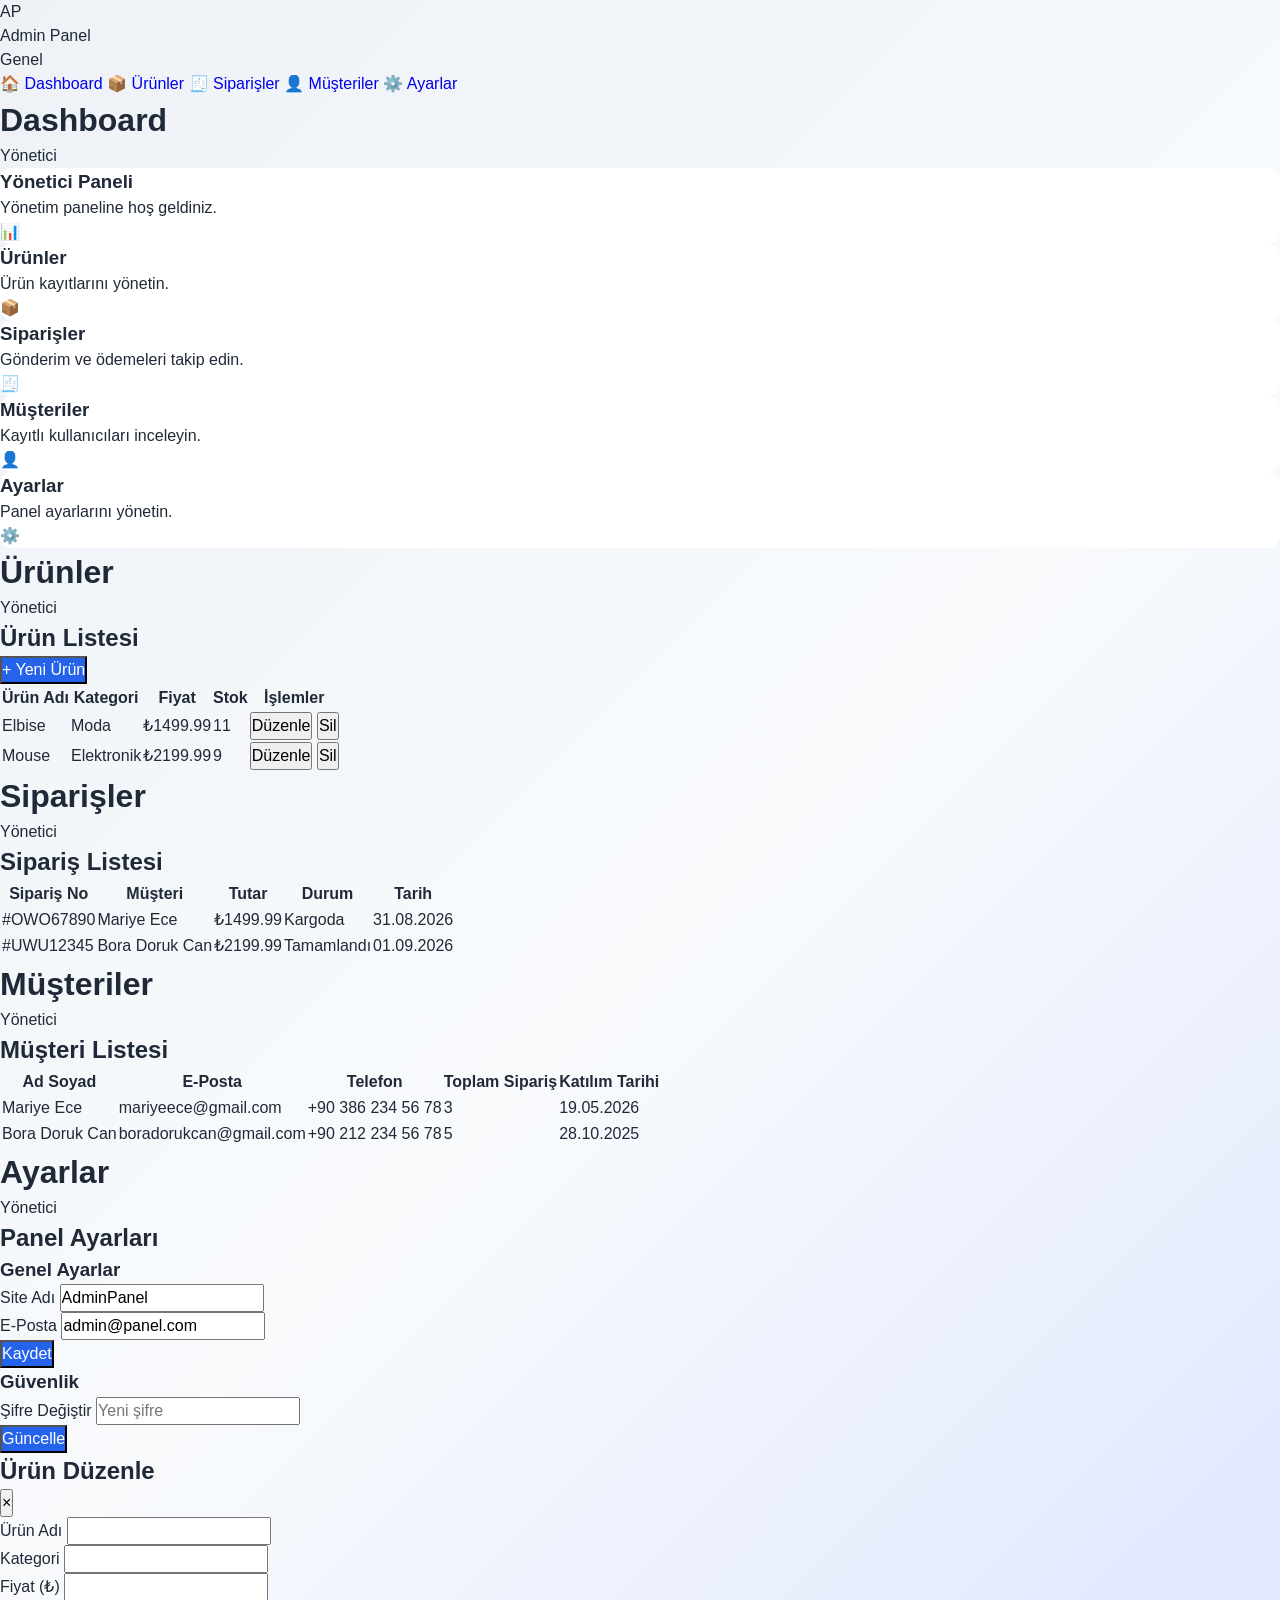
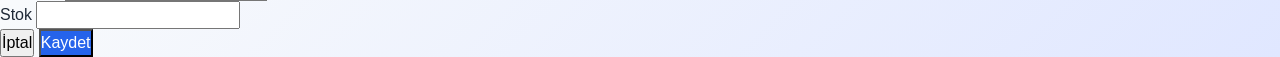
<file: adminpanel.html>
﻿<!DOCTYPE html>
<html lang="tr">
<head>
    <meta charset="UTF-8" />
    <meta name="viewport" content="width=device-width, initial-scale=1.0" />
    <title>Yönetici Paneli - Gösterge Paneli</title>
    <!-- Site styles (Absolute paths) -->
    <link rel="stylesheet" href="common/css/variables.css">
    <link rel="stylesheet" href="common/css/reset.css">
    <link rel="stylesheet" href="common/css/components.css">
    <link rel="stylesheet" href="common/css/index.css">
</head>
<body>
    <aside class="sidebar">
        <div class="brand">
            <div class="brand-mark">AP</div>
            <div class="brand-text">Admin Panel</div>
        </div>

        <div class="nav-section">Genel</div>
        <a href="#" class="nav-item active" data-page="dashboard" onclick="showPage('dashboard', event)">🏠 Dashboard</a>
        <a href="#" class="nav-item" data-page="urunler" onclick="showPage('urunler', event)">📦 Ürünler</a>
        <a href="#" class="nav-item" data-page="siparisler" onclick="showPage('siparisler', event)">🧾 Siparişler</a>
        <a href="#" class="nav-item" data-page="musteriler" onclick="showPage('musteriler', event)">👤 Müşteriler</a>
        <a href="#" class="nav-item" data-page="ayarlar" onclick="showPage('ayarlar', event)">⚙️ Ayarlar</a>
    </aside>

    <main class="main">
        <!-- DASHBOARD PAGE -->
        <div id="dashboard" class="page active">
            <div class="topbar">
                <h1 class="topbar-title">Dashboard</h1>
                <div class="topbar-actions">
                    <span class="pill">Yönetici</span>
                </div>
            </div>

            <div class="cards">
                <div class="card primary">
                    <div>
                        <h3>Yönetici Paneli</h3>
                        <p>Yönetim paneline hoş geldiniz.</p>
                    </div>
                    <div class="card-icon">📊</div>
                </div>

                <div class="card success clickable-card" onclick="showPage('urunler', event)">
                    <div>
                        <h3>Ürünler</h3>
                        <p>Ürün kayıtlarını yönetin.</p>
                    </div>
                    <div class="card-icon">📦</div>
                </div>

                <div class="card warning clickable-card" onclick="showPage('siparisler', event)">
                    <div>
                        <h3>Siparişler</h3>
                        <p>Gönderim ve ödemeleri takip edin.</p>
                    </div>
                    <div class="card-icon">🧾</div>
                </div>

                <div class="card info clickable-card" onclick="showPage('musteriler', event)">
                    <div>
                        <h3>Müşteriler</h3>
                        <p>Kayıtlı kullanıcıları inceleyin.</p>
                    </div>
                    <div class="card-icon">👤</div>
                </div>

                <div class="card secondary clickable-card" onclick="showPage('ayarlar', event)">
                    <div>
                        <h3>Ayarlar</h3>
                        <p>Panel ayarlarını yönetin.</p>
                    </div>
                    <div class="card-icon">⚙️</div>
                </div>
            </div>
        </div>

        <!-- ÜRÜNLER PAGE -->
        <div id="urunler" class="page">
            <div class="topbar">
                <h1 class="topbar-title">Ürünler</h1>
                <div class="topbar-actions">
                    <span class="pill">Yönetici</span>
                </div>
            </div>

            <div class="content">
                <div class="card-header">
                    <h2>Ürün Listesi</h2>
                    <button class="btn-primary" onclick="openNewProductModal()">+ Yeni Ürün</button>
                </div>

                <div class="table-container">
                    <table class="table">
                        <thead>
                            <tr>
                                <th>Ürün Adı</th>
                                <th>Kategori</th>
                                <th>Fiyat</th>
                                <th>Stok</th>
                                <th>İşlemler</th>
                            </tr>
                        </thead>
                        <tbody>
                            <!-- JavaScript dinamik basacak -->
                        </tbody>
                    </table>
                </div>
            </div>
        </div>

        <!-- SİPARİŞLER PAGE -->
        <div id="siparisler" class="page">
            <div class="topbar">
                <h1 class="topbar-title">Siparişler</h1>
                <div class="topbar-actions">
                    <span class="pill">Yönetici</span>
                </div>
            </div>

            <div class="content">
                <div class="card-header">
                    <h2>Sipariş Listesi</h2>
                </div>

                <div class="table-container">
                    <table class="table">
                        <thead>
                            <tr>
                                <th>Sipariş No</th>
                                <th>Müşteri</th>
                                <th>Tutar</th>
                                <th>Durum</th>
                                <th>Tarih</th>
                            </tr>
                        </thead>
                        <tbody>
                            <tr>
                                <td>#OWO67890</td>
                                <td>Mariye Ece</td>
                                <td>₺1499.99</td>
                                <td><span class="badge warning">Kargoda</span></td>
                                <td>31.08.2026</td>
                            </tr>
                            <tr>
                                <td>#UWU12345</td>
                                <td>Bora Doruk Can</td>
                                <td>₺2199.99</td>
                                <td><span class="badge success">Tamamlandı</span></td>
                                <td>01.09.2026</td>
                            </tr>
                        </tbody>
                    </table>
                </div>
            </div>
        </div>

        <!-- MÜŞTERİLER PAGE -->
        <div id="musteriler" class="page">
            <div class="topbar">
                <h1 class="topbar-title">Müşteriler</h1>
                <div class="topbar-actions">
                    <span class="pill">Yönetici</span>
                </div>
            </div>

            <div class="content">
                <div class="card-header">
                    <h2>Müşteri Listesi</h2>
                </div>

                <div class="table-container">
                    <table class="table">
                        <thead>
                            <tr>
                                <th>Ad Soyad</th>
                                <th>E-Posta</th>
                                <th>Telefon</th>
                                <th>Toplam Sipariş</th>
                                <th>Katılım Tarihi</th>
                            </tr>
                        </thead>
                        <tbody>
                            <tr>
                                <td>Mariye Ece</td>
                                <td>mariyeece@gmail.com</td>
                                <td>+90 386 234 56 78</td>
                                <td>3</td>
                                <td>19.05.2026</td>
                            </tr>
                            <tr>
                                <td>Bora Doruk Can</td>
                                <td>boradorukcan@gmail.com</td>
                                <td>+90 212 234 56 78</td>
                                <td>5</td>
                                <td>28.10.2025</td>
                            </tr>
                        </tbody>
                    </table>
                </div>
            </div>
        </div>

        <!-- AYARLAR PAGE -->
        <div id="ayarlar" class="page">
            <div class="topbar">
                <h1 class="topbar-title">Ayarlar</h1>
                <div class="topbar-actions">
                    <span class="pill">Yönetici</span>
                </div>
            </div>

            <div class="content">
                <div class="card-header">
                    <h2>Panel Ayarları</h2>
                </div>

                <div class="form-section">
                    <h3>Genel Ayarlar</h3>
                    <div class="form-group">
                        <label>Site Adı</label>
                        <input type="text" value="AdminPanel" class="form-input" />
                    </div>
                    <div class="form-group">
                        <label>E-Posta</label>
                        <input type="email" value="admin@panel.com" class="form-input" />
                    </div>
                    <button class="btn-primary">Kaydet</button>
                </div>

                <div class="form-section">
                    <h3>Güvenlik</h3>
                    <div class="form-group">
                        <label>Şifre Değiştir</label>
                        <input type="password" placeholder="Yeni şifre" class="form-input" />
                    </div>
                    <button class="btn-primary">Güncelle</button>
                </div>
            </div>
        </div>
    </main>

    <!-- MODAL FOR EDIT/ADD PRODUCT -->
    <div id="editModal" class="modal">
        <div class="modal-content">
            <div class="modal-header">
                <h2 id="modalTitle">Ürün Düzenle</h2>
                <button class="modal-close" onclick="closeModal()">&times;</button>
            </div>
            <div class="modal-body">
                <form id="editForm">
                    <div class="form-group">
                        <label>Ürün Adı</label>
                        <input type="text" id="productName" class="form-input" required />
                    </div>
                    <div class="form-group">
                        <label>Kategori</label>
                        <input type="text" id="productCategory" class="form-input" required />
                    </div>
                    <div class="form-group">
                        <label>Fiyat (₺)</label>
                        <input type="number" id="productPrice" class="form-input" step="0.01" required />
                    </div>
                    <div class="form-group">
                        <label>Stok</label>
                        <input type="number" id="productStock" class="form-input" required />
                    </div>
                </form>
            </div>
            <div class="modal-footer">
                <button class="btn-small" onclick="closeModal()">İptal</button>
                <button class="btn-primary" onclick="saveProduct()">Kaydet</button>
            </div>
        </div>
    </div>

    <!-- Harici JS Bağlantısı -->
    <script src="common/js/index.js"></script>
</body>
</html>
</file>
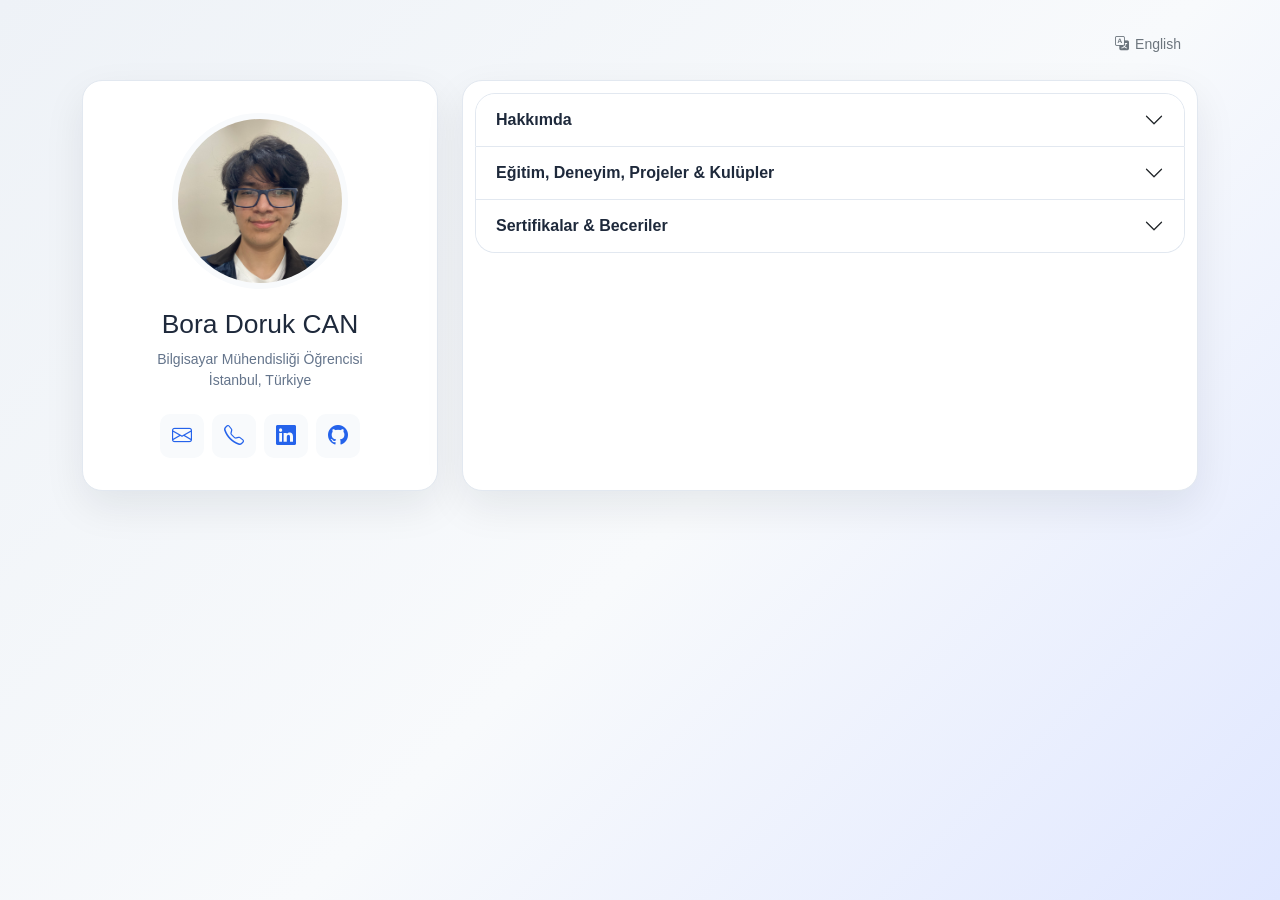
<file: kartvizit.html>
﻿<!DOCTYPE html>
<html lang="tr">

<head>

    <!-- Karakter Kodlaması (Character Encoding) -->
    <meta charset="UTF-8">

    <!-- Duyarlı / Esnek Tasarım (Responsive Design) -->
    <meta name="viewport" 
          content="width=device-width, 
          initial-scale=1.0">

    <!-- Arama Motoru Açıklaması (Search Engine Optimization [SEO]) -->
    <meta name="description"
          content="Bora Doruk CAN'ın kişisel kartvizit sayfası.">

    <!-- Arama motorlarına bu sayfayı dizine ekleyebileceklerini söyleyin. -->
    <meta name="robots" 
          content="index, follow">

    <!-- Sayfa Başlığı (Page Title) -->
    <title>Bora Doruk CAN | Kartvizit</title>

    <!-- Bootstrap 5 CSS -->
    <link 
        href="https://cdn.jsdelivr.net/npm/bootstrap@5.3.3/dist/css/bootstrap.min.css" 
        rel="stylesheet"
    >

    <link
        rel="stylesheet"
        href="https://cdn.jsdelivr.net/npm/bootstrap-icons@1.11.3/font/bootstrap-icons.min.css"
    >

    <link rel="icon" type="image/svg+xml" href="common/images/logo.svg">

    <!-- Kendi CSS dosyalarımız -->
    <link rel="stylesheet" href="common/css/components.css">
    <link rel="stylesheet" href="common/css/reset.css">
    <link rel="stylesheet" href="common/css/index.css">
    <link rel="stylesheet" href="common/css/variables.css">
</head>

<body>

<main class="kartvizit">

    <div class="container language-bar">
        <button
            id="languageToggle"
            class="btn btn-sm btn-outline-secondary"
            type="button"
            aria-label="Change language"
        >
            <i class="bi bi-translate" aria-hidden="true"></i>
            <span id="languageToggleLabel">English</span>
        </button>
    </div>

    <div class="container">

        <div class="row g-4">

            <!-- Sol Taraf -->
            <aside class="col-md-4">
                
                <section class="profile-card">


                <!-- Profil Fotoğrafı -->
                <div class="profile-image-wrapper">

                    <img 
                        src="common/images/profile.jpeg"
                        alt="Profil Fotoğrafı"
                        class="profile-image"
                    >
                    
                </div>

                <!-- İsim -->
                <h1 class="profile-name">
                    Bora Doruk CAN
                </h1>

                <!-- Meslek -->
                <p class="profile-job">
                    <span data-i18n="profile.job">Bilgisayar Mühendisliği Öğrencisi</span><br>
                    <span data-i18n="profile.location">İstanbul, Türkiye</span>
                </p>

                <!-- İletişim -->
                <div class="profile-contact">

                    <a
                        href="mailto:boradorukcan@gmail.com"
                        class="contact-link"
                        data-tooltip="E-Posta"
                        title="E-Posta"
                    >
                        <i class="bi bi-envelope" aria-hidden="true"></i>
                        <span class="visually-hidden" data-i18n="contact.email">E-Posta</span>
                    </a>

                    <a
                        href="tel:+905050954848"
                        class="contact-link"
                        data-tooltip="Telefon"
                        title="Telefon"
                    >
                        <i class="bi bi-telephone" aria-hidden="true"></i>
                        <span class="visually-hidden" data-i18n="contact.phone">Telefon</span>
                    </a>

                    <a 
                        href="https://www.linkedin.com/in/bora-doruk-can-005a7b293/"
                        target="_blank"
                        rel="noopener noreferrer"
                        class="contact-link"
                        data-tooltip="LinkedIn"
                        title="LinkedIn"
                    >
                        <i class="bi bi-linkedin" aria-hidden="true"></i>
                        <span class="visually-hidden">LinkedIn</span>
                    </a>

                    <a 
                        href="https://github.com/boradorukcan48"
                        target="_blank"
                        rel="noopener noreferrer"
                        class="contact-link"
                        data-tooltip="GitHub"
                        title="GitHub"
                    >
                        <i class="bi bi-github" aria-hidden="true"></i>
                        <span class="visually-hidden">GitHub</span>
                    </a>

                </div>

                </section>

            </aside>

            <!-- Sağ Taraf -->
            <section class="col-md-8">

                    <div class="content-card">

                        <!-- Accordion -->
                        <div
                            class="accordion"
                            id="aboutAccordion"
                        >
                    
                        <!-- Hakkımda -->
                        <div class="accordion-item">

                            <h2
                                class="accordion-header"
                                id="headingAbout"
                            >
                        
                                <button
                                    class="accordion-button collapsed fw-bold"
                                    type="button"
                                    data-bs-toggle="collapse"
                                    data-bs-target="#about"
                                    aria-expanded="false"
                                    aria-controls="about"
                                >
                                    <span data-i18n="accordion.about">Hakkımda</span>
                                </button>
                        
                            </h2>

                            <div
                                id="about"
                                class="accordion-collapse collapse"
                                aria-labelledby="headingAbout"
                                data-bs-parent="#aboutAccordion"
                            >
                                <div class="accordion-body">

                                    <p class="small mb-0">
                                        <span data-i18n-html="about.body">Kadir Has Üniversitesi 4. sınıf bilgisayar mühendisliği 
                                        öğrencisiyim. Gömülü sistemler, mühendislik simülasyonları, 
                                        veri/sistem analizi ve modern web teknolojileri odağında 
                                        projelere imza atıyorum. Donanımdan web mimarilerine kadar 
                                        uzanan çok yönlü bakış açımla karmaşık mühendislik 
                                        problemlerine pratik yazılım çözümleri getiriyorum. <br><br>

                                        Ürün odaklı yaklaşımımın bir parçası olarak, şu sıralar 
                                        kullanıcıların hayatını kolaylaştıracak bir online 
                                        kartvizit projesi geliştiriyorum. Bu projede, kullanıcıların 
                                        dijital kartvizitlerini oluşturup paylaşmalarını sağlayacak 
                                        bir platform sunmayı hedefliyorum. Ayrıca, mühendislik 
                                        yazılımları ve yazılım geliştirme süreçlerinde de aktif 
                                        olarak yer alıyorum.</span>
                                    </p>

                                </div>

                            </div>

                        </div>

                        <!-- Deneyim & Eğitim-->
                        <div class="accordion-item timeline-tabs-item">

                            <h2 class="accordion-header" id="headingExperienceEducation">
                                <button
                                    class="accordion-button collapsed fw-bold"
                                    type="button"
                                    data-bs-toggle="collapse"
                                    data-bs-target="#experienceEducation"
                                    aria-expanded="false"
                                    aria-controls="experienceEducation"
                                >
                                    <span data-i18n="accordion.experience">Eğitim, Deneyim, Projeler & Kulüpler</span>
                                </button>
                            </h2>

                            <div
                                id="experienceEducation"
                                class="accordion-collapse collapse"
                                aria-labelledby="headingExperienceEducation"
                                data-bs-parent="#aboutAccordion"
                            >
                                <div class="timeline-tabs-content">
                                <div class="accordion-body">

                                    <ul class="nav nav-tabs timeline-tabs" id="timelineTabs" role="tablist">
                                        <li class="nav-item" role="presentation">
                                            <button class="nav-link active" id="education-tab" data-bs-toggle="tab" data-bs-target="#education-pane" type="button" role="tab" aria-controls="education-pane" aria-selected="true">
                                                <span data-i18n="tabs.education">Eğitim</span>
                                            </button>
                                        </li>
                                        <li class="nav-item" role="presentation">
                                            <button class="nav-link" id="experience-tab" data-bs-toggle="tab" data-bs-target="#experience-pane" type="button" role="tab" aria-controls="experience-pane" aria-selected="false">
                                                <span data-i18n="tabs.experience">Deneyim</span>
                                            </button>
                                        </li>
                                        <li class="nav-item" role="presentation">
                                            <button class="nav-link" id="projects-tab" data-bs-toggle="tab" data-bs-target="#projects-pane" type="button" role="tab" aria-controls="projects-pane" aria-selected="false">
                                                <span data-i18n="tabs.projects">Projeler</span>
                                            </button>
                                        </li>
                                        <li class="nav-item" role="presentation">
                                            <button class="nav-link" id="clubs-tab" data-bs-toggle="tab" data-bs-target="#clubs-pane" type="button" role="tab" aria-controls="clubs-pane" aria-selected="false">
                                                <span data-i18n="tabs.clubs">Kulüpler</span>
                                            </button>
                                        </li>
                                    </ul>

                                    <div class="tab-content timeline-tab-content" id="timelineTabContent">
                                        <div class="tab-pane fade show active" id="education-pane" role="tabpanel" aria-labelledby="education-tab"></div>
                                        <div class="tab-pane fade" id="experience-pane" role="tabpanel" aria-labelledby="experience-tab"></div>
                                        <div class="tab-pane fade" id="projects-pane" role="tabpanel" aria-labelledby="projects-tab"></div>
                                        <div class="tab-pane fade" id="clubs-pane" role="tabpanel" aria-labelledby="clubs-tab">
                                            <div class="club-entry">
                                                <h3 class="h6 small mb-1 fw-bold" data-i18n="clubs.ataturk.title">Kadir Has Üniversitesi Atatürkçü Gençlik Kulübü</h3>
                                                <p class="text-muted small mb-2"><i class="bi bi-calendar3" aria-hidden="true"></i> <span data-i18n="clubs.date">2023 — Halen</span></p>
                                                <p class="small mb-0" data-i18n="clubs.description">Kulübün gelişmelerini ve düzenlediği buluşmaları takip ediyor, etkinliklerine aktif olarak katılıyorum.</p>
                                            </div>
                                            <hr class="my-3">
                                            <div class="club-entry">
                                                <h3 class="h6 small mb-1 fw-bold" data-i18n="clubs.fenerbahce.title">Kadir Has Üniversitesi Fenerbahçe Kulübü</h3>
                                                <p class="text-muted small mb-2"><i class="bi bi-calendar3" aria-hidden="true"></i> <span data-i18n="clubs.date">2023 — Halen</span></p>
                                                <p class="small mb-0" data-i18n="clubs.description">Kulübün gelişmelerini ve düzenlediği buluşmaları takip ediyor, etkinliklerine aktif olarak katılıyorum.</p>
                                            </div>
                                            <hr class="my-3">
                                            <div class="club-entry">
                                                <h3 class="h6 small mb-1 fw-bold" data-i18n="clubs.running.title">Kadir Has Üniversitesi Koşu Kulübü</h3>
                                                <p class="text-muted small mb-2"><i class="bi bi-calendar3" aria-hidden="true"></i> <span data-i18n="clubs.date">2023 — Halen</span></p>
                                                <p class="small mb-0" data-i18n="clubs.description">Kulübün gelişmelerini ve düzenlediği buluşmaları takip ediyor, etkinliklerine aktif olarak katılıyorum.</p>
                                            </div>
                                            <hr class="my-3">
                                            <div class="club-entry">
                                                <h3 class="h6 small mb-1 fw-bold" data-i18n="clubs.engineering.title">Kadir Has Üniversitesi Mühendislik Kulübü</h3>
                                                <p class="text-muted small mb-2"><i class="bi bi-calendar3" aria-hidden="true"></i> <span data-i18n="clubs.date">2023 — Halen</span></p>
                                                <p class="small mb-0" data-i18n="clubs.description">Kulübün gelişmelerini ve düzenlediği buluşmaları takip ediyor, etkinliklerine aktif olarak katılıyorum.</p>
                                            </div>
                                            <hr class="my-3">
                                            <div class="club-entry">
                                                <h3 class="h6 small mb-1 fw-bold" data-i18n="clubs.music.title">Kadir Has Üniversitesi Müzik Kulübü</h3>
                                                <p class="text-muted small mb-2"><i class="bi bi-calendar3" aria-hidden="true"></i> <span data-i18n="clubs.date">2023 — Halen</span></p>
                                                <p class="small mb-0" data-i18n="clubs.description">Kulübün gelişmelerini ve düzenlediği buluşmaları takip ediyor, etkinliklerine aktif olarak katılıyorum.</p>
                                            </div>
                                            <hr class="my-3">
                                            <div class="club-entry">
                                                <h3 class="h6 small mb-1 fw-bold" data-i18n="clubs.chess.title">Kadir Has Üniversitesi Satranç Kulübü</h3>
                                                <p class="text-muted small mb-2"><i class="bi bi-calendar3" aria-hidden="true"></i> <span data-i18n="clubs.date">2023 — Halen</span></p>
                                                <p class="small mb-0" data-i18n="clubs.description">Kulübün gelişmelerini ve düzenlediği buluşmaları takip ediyor, etkinliklerine aktif olarak katılıyorum.</p>
                                            </div>
                                        </div>
                                    </div>

                                    <!-- Eğitim -->
                                    <div class="timeline-entry mb-4" data-category="education" data-sort-year="2023" data-sort-title="Bilgisayar Mühendisliği" data-sort-priority="1">

                                        <h3 class="h6 small mb-1 fw-bold">
                                            <span data-i18n="education.title">Bilgisayar Mühendisliği (%100 İngilizce)</span>
                                        </h3>

                                        <p class="h6 small mb-1">
                                            <span data-i18n="education.school">Kadir Has Üniversitesi</span>
                                        </p>

                                        <p class="text-muted small mb-2">
                                            <i class="bi bi-calendar3">
                                            </i> 
                                            <span data-i18n="education.date">2023 — Devam Etmekte (4. Sınıf %50 Burslu)</span>
                                        </p>

                                        <p class="small mb-0">
                                            <span data-i18n="education.description">MÜDEK ve EUR-ACE akreditasyonlarına sahip program kapsamında; 
                                            algoritmalar, veri yapıları, yazılım geliştirme ve mühendislik 
                                            temelleri üzerine %100 İngilizce eğitim alıyorum.</span>
                                        </p>

                                    </div>

                                    <hr class="my-3">

                                    <!-- Güncel Proje -->
                                    <div class="timeline-entry mb-4" data-category="projects" data-sort-year="2026" data-sort-title="Bağımsız Yazılım Geliştirici">

                                        <h3 class="h6 small mb-1 fw-bold">
                                            <span data-i18n="experience.online.title">Bağımsız Yazılım Geliştirici — Online Kartvizit Platformu</span>
                                        </h3>

                                        <p class="text-muted small mb-2">
                                            <i class="bi bi-calendar3">
                                            </i> 
                                            <span data-i18n="experience.online.date">2026 — Halen</span>
                                        </p>

                                        <p class="small mb-0">
                                            <span data-i18n="experience.online.description">Modern web teknolojileri (HTML5, CSS3, JavaScript, Bootstrap) 
                                            kullanarak kullanıcıların dijital profillerini 
                                            sergileyebilecekleri esnek (responsive) ve etkileşimli bir 
                                            platform geliştiriyorum.</span>
                                        </p>

                                    </div>

                                    <hr class="my-3">

                                    <!-- Yazılım ve Algoritma -->
                                    <div class="timeline-entry mb-4" data-category="experience" data-sort-year="2023" data-sort-title="Yazılım ve Algoritma Geliştirme Çalışmaları">

                                        <h3 class="h6 small mb-1 fw-bold">
                                            <span data-i18n="experience.algorithm.title">Yazılım & Algoritma Geliştirme Çalışmaları</span>
                                        </h3>

                                        <p class="text-muted small mb-2">
                                            <i class="bi bi-calendar3">
                                            </i> 
                                            <span data-i18n="experience.algorithm.date">2023 — Halen</span>
                                        </p>

                                        <p class="small mb-0">
                                            <span data-i18n="experience.algorithm.description">Python, C ve C++ dillerinde string manipülasyonu, 
                                            matris sıralama (Bubble Sort) ve pointer kullanımı 
                                            ile modüler yapılar oluşturdum. Struct ve dosya işlemleri 
                                            (File I/O) kullanarak menü tabanlı bir Araç Yönetim Sistemi 
                                            geliştirdim.</span>
                                        </p>

                                    </div>

                                    <hr class="my-3">

                                    <!-- FSM Fabrika Kontrol -->
                                    <div class="timeline-entry mb-4" data-category="projects" data-sort-year="2025" data-sort-title="Mealy FSM Tabanlı Fabrika Üretim Kontrol Sistemi">

                                        <h3 class="h6 small mb-1 fw-bold">
                                            <span data-i18n="experience.factory.title">Mealy FSM Tabanlı Fabrika Üretim Kontrol Sistemi</span>
                                        </h3>

                                        <p class="text-muted small mb-2">
                                            <i class="bi bi-calendar3">
                                            </i> 
                                            <span data-i18n="experience.factory.date">2025</span>
                                        </p>

                                        <p class="small mb-0">
                                            <span data-i18n="experience.factory.description">Üretim hattı kontrolü için Mealy FSM tabanlı sıralı lojik 
                                            sistem tasarladım. Karnaugh map ve D flip-flop optimizasyonları 
                                            ile gecikmeleri azaltıp MATLAB/Simulink & Stateflow
                                            simülasyonlarıyla doğruladım.</span>
                                        </p>

                                    </div>

                                    <hr class="my-3">

                                    <!-- Akıllı Otobüs Rota Seçim Sistemi -->
                                    <div class="timeline-entry mb-4" data-category="projects" data-sort-year="2025" data-sort-title="Akıllı Otobüs Rota Seçim Sistemi">

                                        <h3 class="h6 small mb-1 fw-bold">
                                            <span data-i18n="experience.bus.title">Akıllı Otobüs Rota Seçim Sistemi</span>
                                        </h3>

                                        <p class="text-muted small mb-2">
                                            <i class="bi bi-calendar3">
                                            </i> 
                                            <span data-i18n="experience.bus.date">2025</span>
                                        </p>

                                        <p class="small mb-0">
                                            <span data-i18n="experience.bus.description">Gerçek dünya rota problemlerini binary formatta modelleyen 
                                            kombinasyonel lojik sistem geliştirdim. Karnaugh map 
                                            sadeleştirmeleri ve lojik kapı optimizasyonunun ardından 
                                            MATLAB/Simulink simülasyonları ve donanım doğrulamalarını 
                                            gerçekleştirdim.</span>
                                        </p>

                                    </div>

                                    <hr class="my-3">

                                    <!-- Konvolüsyonel Kodlayıcı -->
                                    <div class="timeline-entry mb-4" data-category="projects" data-sort-year="2024" data-sort-title="Konvolüsyonel Kodlayıcı Tasarımı">

                                        <h3 class="h6 small mb-1 fw-bold">
                                            <span data-i18n="experience.encoder.title">Konvolüsyonel Kodlayıcı Tasarımı</span>
                                        </h3>

                                        <p class="text-muted small mb-2">
                                            <i class="bi bi-calendar3">
                                            </i> 
                                            <span data-i18n="experience.encoder.date">2024</span>
                                        </p>

                                        <p class="small mb-0">
                                            <span data-i18n="experience.encoder.description">FSM tabanlı yapı ve XOR kapıları ile veri iletim güvenilirliğini 
                                            artıran kodlayıcı tasarladım. Flip-flop yapılarını optimize edip 
                                            MATLAB/Simulink ve Logic Analyzer ile gerçek zamanlı doğrulama 
                                            yaptım.</span>
                                        </p>

                                    </div>

                                    <hr class="my-3">

                                    <!-- Işık Kontrol Sistemi -->
                                    <div class="timeline-entry mb-4" data-category="projects" data-sort-year="2024" data-sort-title="Mantar Yetiştirme İçin Işık Yoğunluğu Kontrol Sistemi">

                                        <h3 class="h6 small mb-1 fw-bold">
                                            <span data-i18n="experience.light.title">Mantar Yetiştirme İçin Işık Yoğunluğu Kontrol Sistemi</span>
                                        </h3>

                                        <p class="text-muted small mb-2">
                                            <i class="bi bi-calendar3">
                                            </i> 
                                            <span data-i18n="experience.light.date">2024</span>
                                        </p>

                                        <p class="small mb-0">
                                            <span data-i18n="experience.light.description">Lojik devreler, Truth Table ve Karnaugh Map analizleri kullanarak 
                                            optimum ışık kontrol sistemi tasarladım ve LED tabanlı donanım 
                                            üzerinde doğruladım.</span>
                                        </p>

                                    </div>

                                    <hr class="my-3">

                                    <!-- Elektronik Lab/Devre -->
                                    <div class="timeline-entry mb-4" data-category="projects" data-sort-year="2024" data-sort-title="Devre Analizi ve Ölçüm Çalışmaları">

                                        <h3 class="h6 small mb-1 fw-bold">
                                            <span data-i18n="experience.circuit.title">Devre Analizi & Ölçüm Çalışmaları</span>
                                        </h3>

                                        <p class="text-muted small mb-2">
                                            <i class="bi bi-calendar3">
                                            </i> 
                                            <span data-i18n="experience.circuit.date">2024 — 2025</span>
                                        </p>

                                        <p class="small mb-0">
                                            <span data-i18n="experience.circuit.description">Wheatstone köprüsü ile deneysel direnç ölçümleri gerçekleştirip 
                                            Thevenin/Norton eşdeğer devre analizleriyle teorik ve pratik 
                                            karşılaştırmalar yaptım. İki kapılı ağlarda Z-parametre analizleri 
                                            uyguladım.</span>
                                        </p>

                                    </div>

                                    <hr class="my-3">

                                    <!-- Toplumsal Sorumluluk Projesi -->
                                    <div class="timeline-entry mb-0" data-category="experience" data-sort-year="2025" data-sort-title="Ekip Üyesi Toplumsal Sorumluluk Projesi">

                                        <h3 class="h6 small mb-1 fw-bold">
                                            <span data-i18n="experience.community.title">Ekip Üyesi — Toplumsal Sorumluluk Projesi</span>
                                        </h3>

                                        <p class="text-muted small mb-2">
                                            <i class="bi bi-calendar3">
                                            </i> 
                                            <span data-i18n="experience.community.date">2025</span>
                                        </p>

                                        <p class="small mb-0">
                                            <span data-i18n="experience.community.description">İlkokul öğrencilerine yönelik sosyal ve eğitici etkinliklerde 
                                            görev alarak ekip içi koordinasyon, zaman yönetimi ve iletişim 
                                            süreçlerini aktif şekilde yürüttüm.</span>
                                        </p>

                                    </div>
                    
                                </div>
                                </div>
                            </div>

                        </div>

                        <!-- Sertifikalar & Beceriler -->
                        <div class="accordion-item">

                            <h2
                                class="accordion-header"
                                id="headingCertificatesSkills"
                            >
                                <button
                                    class="accordion-button collapsed fw-bold"
                                    type="button"
                                    data-bs-toggle="collapse"
                                    data-bs-target="#certificatesSkills"
                                    aria-expanded="false"
                                    aria-controls="certificatesSkills"
                                >
                                    <span data-i18n="accordion.certificates">Sertifikalar & Beceriler</span>
                                </button>
                            </h2>

                            <div
                                id="certificatesSkills"
                                class="accordion-collapse collapse"
                                aria-labelledby="headingCertificatesSkills"
                                data-bs-parent="#aboutAccordion"
                            >
                                <div class="accordion-body">

                                    <!-- Sertifikalar -->
                                    <div class="mb-4">

                                        <h3 class="h6 small mb-1 fw-bold">
                                            <span data-i18n="certificates.title">Sertifikalar</span>
                                        </h3>

                                        <ul class="small mb-0">
                                            <li data-i18n="certificates.careerDays">17. Kariyer Günleri Katılım Sertifikası — Marmara Üniversitesi Endüstri Mühendisliği Kulübü (MIES), LC Waikiki ana sponsorluğunda</li>
                                        </ul>

                                    </div>

                                    <hr class="my-3">

                                    <!-- Beceriler -->
                                    <div class="mb-0">

                                        <h3 class="h6 small mb-1 fw-bold">
                                            <span data-i18n="skills.title">Teknik Beceriler</span>
                                        </h3>

                                        <ul class="small mb-0">
                                            <li data-i18n="skills.html">HTML, CSS ve Bootstrap</li>
                                            <li data-i18n="skills.javascript">JavaScript</li>
                                            <li data-i18n="skills.programming">Python, C ve C++</li>
                                            <li data-i18n="skills.matlab">MATLAB/Simulink</li>
                                            <li data-i18n="skills.algorithms">Algoritmalar ve Veri Yapıları</li>
                                            <li data-i18n="skills.embedded">Gömülü Sistemler</li>
                                            <li data-i18n="skills.digitalLogic">Dijital Lojik ve FSM Tasarımı</li>
                                            <li data-i18n="skills.circuitAnalysis">Devre Analizi ve Ölçüm</li>
                                        </ul>

                                    </div>

                                </div>
                            </div>

                        </div>

                    </div>

                </div>

            </section>

        </div>

    </div>

</main>

<script src="https://cdn.jsdelivr.net/npm/bootstrap@5.3.3/dist/js/bootstrap.bundle.min.js"></script>
<script src="https://code.jquery.com/jquery-3.7.1.min.js"></script>
<script src="common/js/jquery-features.js"></script>
<script src="common/js/index.js"></script>
<script src="common/js/i18n.js"></script>
</body>
</html>
</file>
<file: common/css/variables.css>
:root {
    --primary-color: #2563eb;
    --primary-dark: #1d4ed8;
    --secondary-color: #1e293b;
    --background-color: #eef2f7;
    --surface-color: #ffffff;
    --surface-muted: #f8fafc;
    --text-color: #1f2937;
    --muted-color: #64748b;
    --border-color: #e2e8f0;
    --focus-color: rgba(37, 99, 235, 0.25);

    --border-radius: 12px;
    --card-radius: 20px;

    --spacing-small: 8px;
    --spacing-medium: 16px;
    --spacing-large: 24px;
    --content-width: 1080px;
}
</file>
<file: common/css/components.css>
.card {
    background-color: var(--surface-color);
    color: var(--text-color);
    border-radius: var(--border-radius);
}

.btn {
    min-height: 40px;
    padding: 8px 16px;
    border-radius: var(--border-radius);
    border: 1px solid transparent;
    cursor: pointer;
    transition: background-color 160ms ease, border-color 160ms ease, color 160ms ease, transform 160ms ease;
}

.btn-primary {
    background-color: var(--primary-color);
    color: white;
}

    .btn-primary:hover {
        background-color: var(--primary-dark);
    }

.profile-card, .content-card {
    background-color: var(--surface-color);
    border: 1px solid var(--border-color);
    border-radius: var(--card-radius);
    box-shadow: 0 16px 40px rgba(15, 23, 42, 0.08);
}

.profile-card {
    padding: 32px 24px;
    text-align: center;
}

.content-card {
    padding: 12px;
    overflow: hidden;
}

.profile-image-wrapper {
    width: 176px;
    height: 176px;
    margin: 0 auto 20px;
    overflow: hidden;
    border: 6px solid var(--surface-muted);
    border-radius: 50%;
}

.profile-image {
    width: 100%;
    height: 100%;
    object-fit: cover;
}

.profile-image-unavailable {
    background-color: var(--border-color);
    object-fit: contain;
}

.profile-name {
    color: var(--secondary-color);
    font-family: "Segoe UI", sans-serif;
    font-size: 1.65rem;
    font-weight: 500;
    line-height: 1.15;
}

.profile-job {
    margin-top: 10px;
    color: var(--muted-color);
    font-size: 0.875rem;
    line-height: 1.45;
}

.profile-contact {
    display: flex;
    justify-content: center;
    align-items: center;
    flex-wrap: wrap;
    gap: 8px;
    margin-top: 24px;
}

.contact-link {
    position: relative;
    display: inline-flex;
    align-items: center;
    justify-content: center;
    width: 44px;
    height: 44px;
    padding: 0;
    color: var(--secondary-color);
    background-color: var(--surface-muted);
    border: 1px solid transparent;
    border-radius: 10px;
    font-size: 1.25rem;
    transition: color 160ms ease, background-color 160ms ease, border-color 160ms ease, box-shadow 160ms ease, transform 160ms ease;
}

    .contact-link::after {
        position: absolute;
        z-index: 10;
        top: calc(100% + 8px);
        left: 50%;
        padding: 5px 8px;
        color: #ffffff;
        content: attr(data-tooltip);
        background-color: var(--secondary-color);
        border-radius: 6px;
        font-size: 0.75rem;
        font-weight: 400;
        line-height: 1.2;
        opacity: 0;
        pointer-events: none;
        transform: translate(-50%, -4px);
        transition: opacity 160ms ease, transform 160ms ease;
        white-space: nowrap;
    }

    .contact-link:hover::after, .contact-link:focus-visible::after {
        opacity: 1;
        transform: translate(-50%, 0);
    }

    .contact-link:hover {
        color: var(--primary-color);
        background-color: #dbeafe;
        border-color: #bfdbfe;
        box-shadow: 0 8px 16px rgba(37, 99, 235, 0.18);
        transform: translateY(-3px);
    }

    .contact-link i {
        color: var(--primary-color);
        transition: color 160ms ease;
    }

    .contact-link:hover i {
        color: var(--primary-dark);
    }

.clickable-card {
    cursor: pointer;
}
</file>
<file: common/css/index.css>
body {
    background: linear-gradient(135deg, #eef2f7 0%, #f8fafc 55%, #e0e7ff 100%);
    color: var(--text-color);
    font-family: "Segoe UI", sans-serif;
}

.language-bar {
    display: flex;
    justify-content: flex-end;
    padding-top: var(--spacing-large);
    padding-bottom: var(--spacing-medium);
}

#languageToggle {
    display: inline-flex;
    align-items: center;
    gap: 6px;
}

.profile-contact .contact-link {
    display: inline-flex;
    align-items: center;
    gap: 6px;
}

.business-card {
    max-width: 400px;
    margin: 100px auto;
    padding: 30px;
    background-color: white;
    border-radius: 20px;
    overflow: hidden;
}

.business-card img {
    height: 250px;
    object-fit: cover;
}

.kartvizit {
    min-height: 100vh;
    padding-bottom: 48px;
}

.kartvizit > .container > .row {
    align-items: flex-start;
}

.kartvizit aside,
.kartvizit section {
    min-width: 0;
}

.accordion-item {
    border-color: var(--border-color);
}

.accordion-button {
    color: var(--secondary-color);
    background-color: var(--surface-color);
}

.accordion-button:not(.collapsed) {
    color: var(--secondary-color);
    background-color: #cfe0fb;
    box-shadow: none;
}

.accordion-button:not(.collapsed)::after {
    filter: brightness(0) saturate(100%);
}

.accordion-button:focus {
    border-color: var(--primary-color);
    box-shadow: 0 0 0 0.2rem var(--focus-color);
}

.accordion-body {
    color: var(--text-color);
}

.accordion-body hr {
    border-color: var(--border-color);
    opacity: 1;
}

.timeline-tabs-item {
    border: 1px solid var(--border-color);
    border-radius: 0;
}

.timeline-tabs-item .accordion-button {
    border-bottom: 1px solid var(--border-color);
}

.timeline-tabs-item .accordion-button.collapsed {
    border-bottom: 0;
}

.timeline-tabs {
    gap: 4px;
    margin-bottom: 20px;
}

.timeline-tabs .nav-link {
    color: var(--secondary-color);
    border-color: transparent;
    border-radius: 8px 8px 0 0;
    font-size: 0.875rem;
    font-weight: 600;
}

.timeline-tabs .nav-link:hover {
    color: var(--primary-dark);
    border-color: transparent;
    background-color: var(--surface-muted);
}

.timeline-tabs .nav-link.active {
    color: var(--secondary-color);
    background-color: #cfe0fb;
    border-color: #bfdbfe #bfdbfe var(--surface-color);
}

.timeline-tab-content {
    min-height: 72px;
}

.timeline-tab-content .tab-pane {
    color: var(--text-color);
}

.content-card .accordion {
    --bs-accordion-border-color: var(--border-color);
    --bs-accordion-border-radius: var(--card-radius);
}

.content-card .accordion-item:first-child,
.content-card .accordion-item:first-child .accordion-button {
    border-top-left-radius: var(--card-radius);
    border-top-right-radius: var(--card-radius);
}

.content-card .accordion-item:last-child,
.content-card .accordion-item:last-child .accordion-collapse,
.content-card .accordion-item:last-child .accordion-button.collapsed {
    border-bottom-right-radius: var(--card-radius);
    border-bottom-left-radius: var(--card-radius);
}

@media (min-width: 768px) {
    .kartvizit > .container > .row {
        align-items: stretch;
    }

    .kartvizit > .container > .row > aside,
    .kartvizit > .container > .row > section {
        display: flex;
    }

    .kartvizit > .container > .row > aside > .profile-card,
    .kartvizit > .container > .row > section > .content-card {
        width: 100%;
        height: 100%;
    }
}

@media (max-width: 767.98px) {
    .kartvizit {
        padding-bottom: 24px;
    }

    .language-bar {
        padding-top: 16px;
    }

    .profile-card {
        padding: 28px 20px;
    }

    .content-card {
        margin-top: 0;
        padding: 8px;
    }

    .timeline-tabs {
        flex-wrap: nowrap;
        overflow-x: auto;
    }

    .timeline-tabs .nav-link {
        white-space: nowrap;
    }
}

@media (prefers-reduced-motion: reduce) {
    html {
        scroll-behavior: auto;
    }

    *,
    *::before,
    *::after {
        transition-duration: 0.01ms !important;
    }
}
</file>
